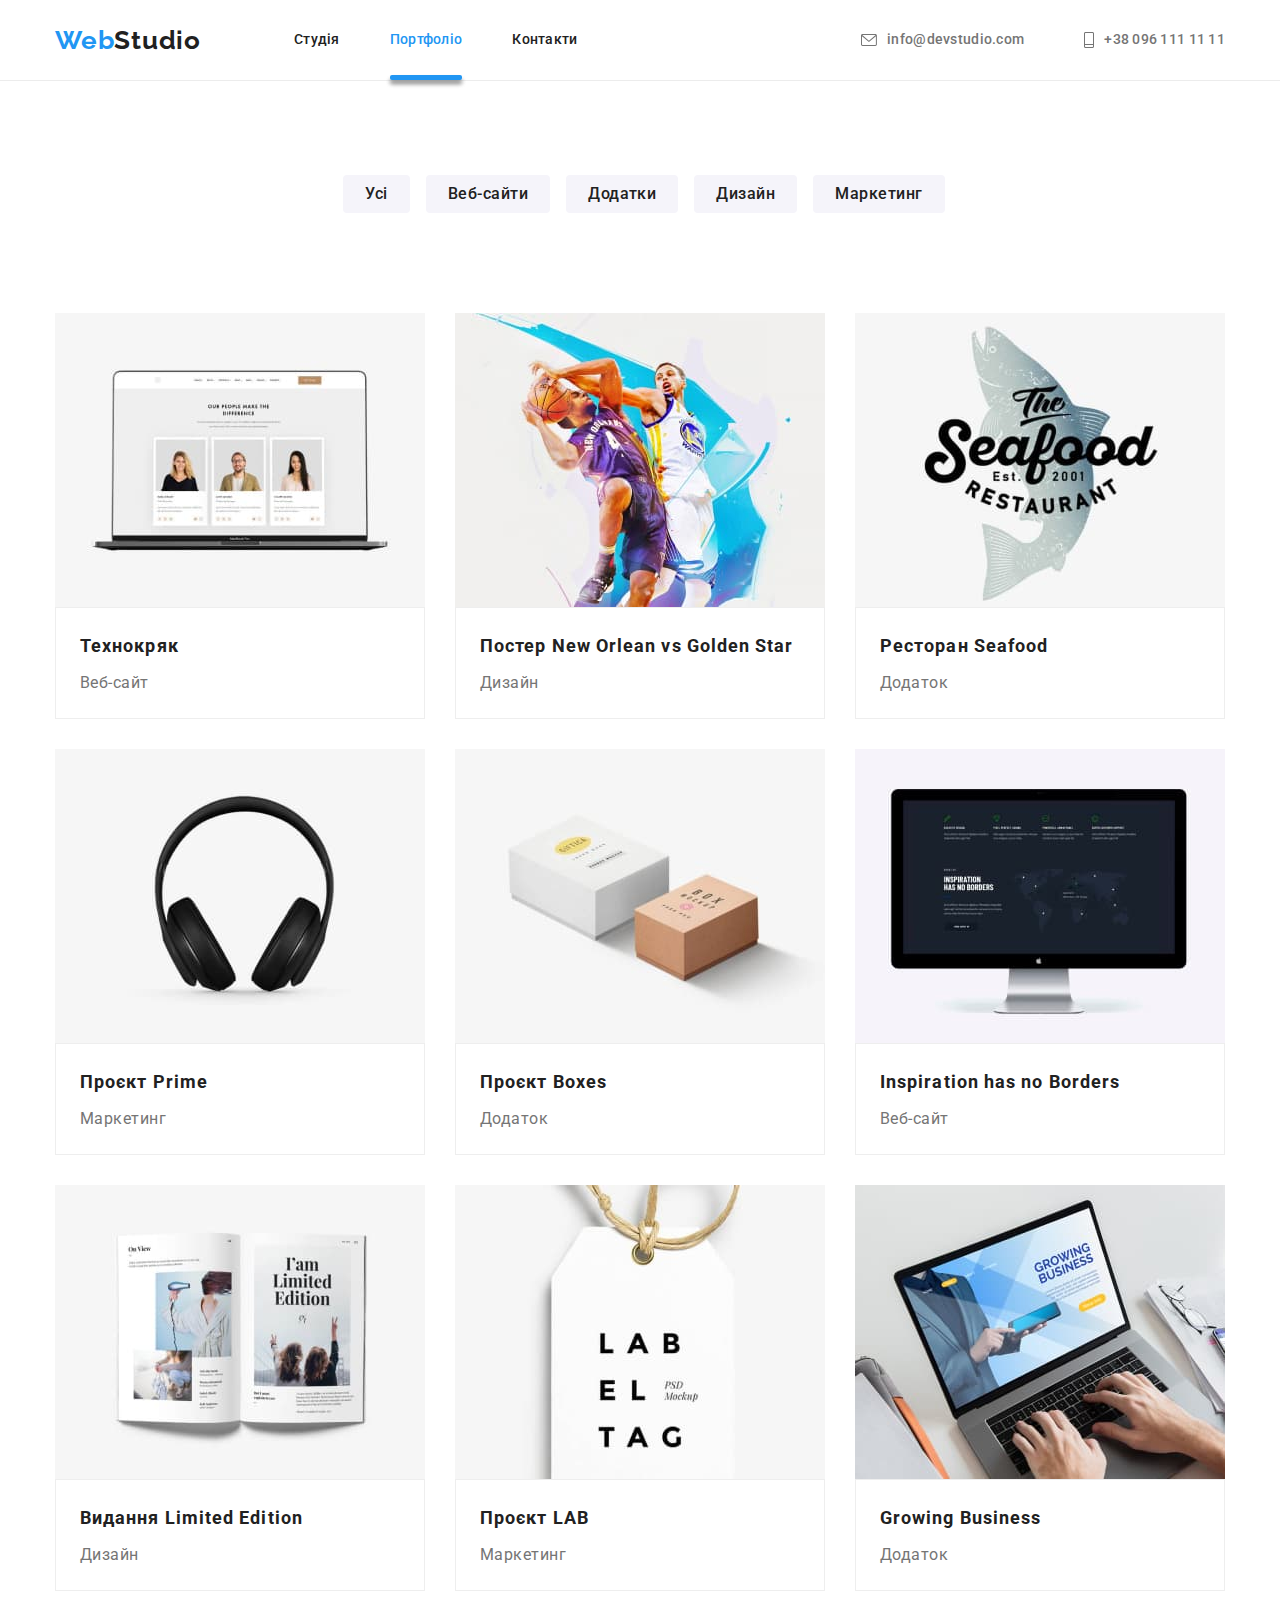
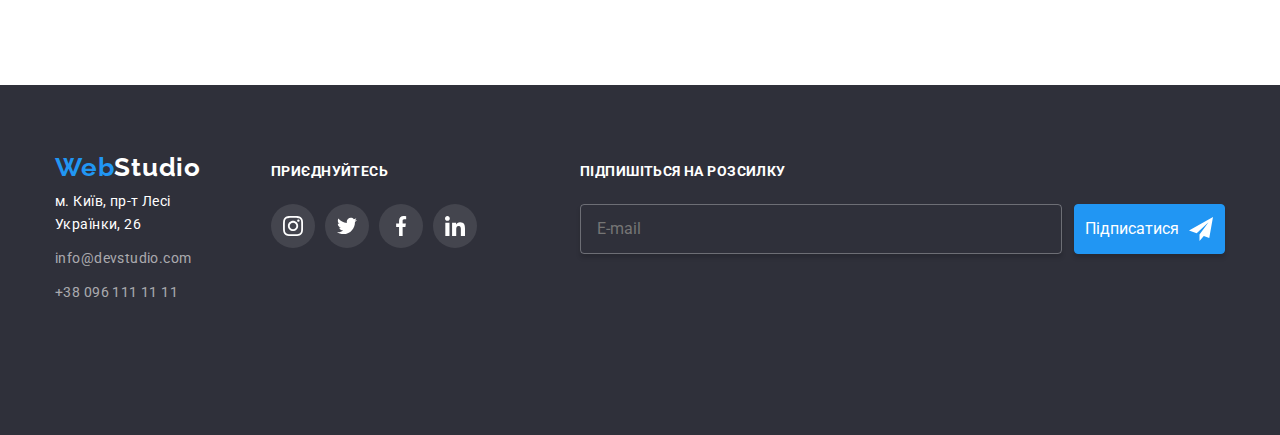
<file: portfolio.html>
<!DOCTYPE html>
<html lang="uk">
  <head>
    <meta charset="UTF-8" />
    <meta http-equiv="X-UA-Compatible" content="IE=edge" />
    <meta name="viewport" content="width=device-width, initial-scale=1.0" />
    <title>WebStudio</title>
    <link
      href="https://fonts.googleapis.com/css2?family=Raleway:wght@700&family=Roboto:wght@400;500;700;900&display=swap"
      rel="stylesheet"
    />
    <link
      rel="stylesheet"
      href="https://cdnjs.cloudflare.com/ajax/libs/modern-normalize/1.1.0/modern-normalize.min.css"
    />
    <link rel="stylesheet" href="./css/main.min.css" />
    <!-- <link rel="stylesheet" href="./css/styles.css" /> -->
  </head>
  <body>
    <!-- Шапка Веб-студії -->

    <header class="header">
      <div class="container header__list">
        <nav class="header__nav">
          <a href="/" class="header__logo link"> <span>Web</span>Studio</a>
          <ul class="site-nav__list list">
            <li class="list__item site-nav__menu">
              <a href="./index.html" class="link">Студія</a>
            </li>
            <li class="list__item site-nav__menu">
              <a href="#" class="link"
                ><span class="site-nav__link">Портфоліо</span></a
              >
            </li>
            <li class="list__item site-nav__menu">
              <a href="#" class="link">Контакти</a>
            </li>
          </ul>
        </nav>
        <ul class="auth-nav list">
          <li class="list__item auth-nav__menu">
            <a href="maito:info@devstudio.com" class="link auth-nav__link"
              ><svg class="auth-nav__icon" width="16" height="12">
                <use href="./images/symbol-defs.svg#icon-envelope"></use>
                </svg>info@devstudio.com</a>
          </li>
          <li class="list__item auth-nav__menu">
            <a href="tel:+380961111111" class="link auth-nav__link">
              <svg class="auth-nav__icon" width="10" height="16">
                <use href="./images/symbol-defs.svg#icon-phone"></use></svg>+38 096 111 11 11</a>
          </li>
        </ul>
      </div>
    </header>

    <!-- hero -->
    <main>
      <section class="section">
        <h1 hidden>Портфоліо</h1>
        <div class="container">
          <ul class="list menu">
            <li>
              <button type="button" class="button__menu menu__item">Усі</button>
            </li>
            <li>
              <button type="button" class="button__menu menu__item">
                Веб-сайти
              </button>
            </li>
            <li>
              <button type="button" class="button__menu menu__item">
                Додатки
              </button>
            </li>
            <li>
              <button type="button" class="button__menu menu__item">
                Дизайн
              </button>
            </li>
            <li>
              <button type="button" class="button__menu menu__item">
                Маркетинг
              </button>
            </li>
          </ul>
        </div>
        <div class="container portfolio">
          <ul class="list projects">
            <li class="projects__list">
              <a href="#" class="link">
                <div class="projects__item">
                  <img
                    src="./images/imgportfolio.jpg"
                    alt="Веб-сайти"
                    width="370"
                    height="295"
                  />
                  <div class="projects__text">
                    <p>
                      Ресурс пропонує комплексні пропозиції з різним рівнем
                      функціоналу та сервісів. Все це дозволить відвідувачу
                      отримати вичерпні відомості про компанію чи приватну
                      особу.
                    </p>
                  </div>
                </div>
                <div class="menu__list">
                  <h2 class="menu__title">Технокряк</h2>
                  <p class="menu__text">Веб-сайт</p>
                </div>
              </a>
            </li>
            <li class="projects__list">
              <a href="#" class="link">
                <div class="projects__item">
                  <img
                    src="./images/imgportfolio2.jpg"
                    alt="Баскетболісти"
                    width="370"
                    height="295"
                  />
                  <div class="projects__text">
                    <p>
                      Ресурс пропонує комплексні пропозиції з різним рівнем
                      функціоналу та сервісів. Все це дозволить відвідувачу
                      отримати вичерпні відомості про компанію чи приватну
                      особу.
                    </p>
                  </div>
                </div>
                <div class="menu__list">
                  <h2 class="menu__title">Постер New Orlean vs Golden Star</h2>
                  <p class="menu__text">Дизайн</p>
                </div>
              </a>
            </li>
            <li class="projects__list">
              <a href="#" class="link">
                <div class="projects__item">
                  <img
                    src="./images/imgportfolio3.jpg"
                    alt=" логотип Ресторан Seafood"
                    width="370"
                    height="295"
                  />
                  <div class="projects__text">
                    <p>
                      Ресурс пропонує комплексні пропозиції з різним рівнем
                      функціоналу та сервісів. Все це дозволить відвідувачу
                      отримати вичерпні відомості про компанію чи приватну
                      особу.
                    </p>
                  </div>
                </div>
                <div class="menu__list">
                  <h2 class="menu__title">Ресторан Seafood</h2>
                  <p class="menu__text">Додаток</p>
                </div>
              </a>
            </li>
            <li class="projects__list item-project">
              <a href="#" class="link">
                <div class="projects__item">
                  <img
                    src="./images/imgportfolio4.jpg"
                    alt="Навушники"
                    width="370"
                    height="295"
                  />
                  <div class="projects__text">
                    <p>
                      Ресурс пропонує комплексні пропозиції з різним рівнем
                      функціоналу та сервісів. Все це дозволить відвідувачу
                      отримати вичерпні відомості про компанію чи приватну
                      особу.
                    </p>
                  </div>
                </div>
                <div class="menu__list">
                  <h2 class="menu__title">Проєкт Prime</h2>
                  <p class="menu__text">Маркетинг</p>
                </div>
              </a>
            </li>
            <li class="projects__list item-project">
              <a href="#" class="link">
                <div class="projects__item">
                  <img
                    src="./images/imgportfolio5.jpg"
                    alt="Коробки"
                    width="370"
                    height="295"
                  />
                  <div class="projects__text">
                    <p>
                      Ресурс пропонує комплексні пропозиції з різним рівнем
                      функціоналу та сервісів. Все це дозволить відвідувачу
                      отримати вичерпні відомості про компанію чи приватну
                      особу.
                    </p>
                  </div>
                </div>
                <div class="menu__list">
                  <h2 class="menu__title">Проєкт Boxes</h2>
                  <p class="menu__text">Додаток</p>
                </div>
              </a>
            </li>
            <li class="projects__list item-project">
              <a href="#" class="link">
                <div class="projects__item">
                  <img
                    src="./images/imgportfolio6.jpg"
                    alt="Монітор"
                    width="370"
                    height="295"
                  />
                  <div class="projects__text">
                    <p>
                      Ресурс пропонує комплексні пропозиції з різним рівнем
                      функціоналу та сервісів. Все це дозволить відвідувачу
                      отримати вичерпні відомості про компанію чи приватну
                      особу.
                    </p>
                  </div>
                </div>
                <div class="menu__list">
                  <h2 class="menu__title">Inspiration has no Borders</h2>
                  <p class="menu__text">Веб-сайт</p>
                </div>
              </a>
            </li>
            <li class="projects__list item-project">
              <a href="#" class="link">
                <div class="projects__item">
                  <img
                    src="./images/imgportfolio7.jpg"
                    alt="Книга"
                    width="370"
                    height="295"
                  />
                  <div class="projects__text">
                    <p>
                      Ресурс пропонує комплексні пропозиції з різним рівнем
                      функціоналу та сервісів. Все це дозволить відвідувачу
                      отримати вичерпні відомості про компанію чи приватну
                      особу.
                    </p>
                  </div>
                </div>
                <div class="menu__list">
                  <h2 class="menu__title">Видання Limited Edition</h2>
                  <p class="menu__text">Дизайн</p>
                </div>
              </a>
            </li>
            <li class="projects__list item-project">
              <a href="#" class="link">
                <div class="projects__item">
                  <img
                    src="./images/imgportfolio8.jpg"
                    alt="Брелок"
                    width="370"
                    height="295"
                  />
                  <div class="projects__text">
                    <p>
                      Ресурс пропонує комплексні пропозиції з різним рівнем
                      функціоналу та сервісів. Все це дозволить відвідувачу
                      отримати вичерпні відомості про компанію чи приватну
                      особу.
                    </p>
                  </div>
                </div>
                <div class="menu__list">
                  <h2 class="menu__title">Проєкт LAB</h2>
                  <p class="menu__text">Маркетинг</p>
                </div>
              </a>
            </li>
            <li class="projects__list item-project">
              <a href="#" class="link">
                <div class="projects__item">
                  <img
                    src="./images/imgportfolio9.jpg"
                    alt="Ноутбук"
                    width="370"
                    height="295"
                  />
                  <div class="projects__text">
                    <p>
                      Ресурс пропонує комплексні пропозиції з різним рівнем
                      функціоналу та сервісів. Все це дозволить відвідувачу
                      отримати вичерпні відомості про компанію чи приватну
                      особу.
                    </p>
                  </div>
                </div>
                <div class="menu__list">
                  <h2 class="menu__title">Growing Business</h2>
                  <p class="menu__text">Додаток</p>
                </div>
              </a>
            </li>
          </ul>
        </div>
      </section>
    </main>

    <!-- Підвал -->

    <footer class="footer">
      <div class="container footer__block">
        <div class="footer__tablet">
        <div>
          <a href="/" class="footer__logo link"> <span>Web</span>Studio</a>
          <address class="address">
            <ul class="list">
              <li class="address__item">
                <a
                  href="https://goo.gl/maps/KQDLWSbAvnc4xqwA7"
                  target="_blank"
                  rel="noreferrer noopener"
                  class="address__nav link"
                  >м. Київ, пр-т Лесі Українки, 26</a
                >
              </li>
              <li class="address__item">
                <a
                  href="maito:info@devstudio.com"
                  class="address__contacts link"
                  >info@devstudio.com</a
                >
              </li>
              <li class="address__item">
                <a href="tel:+380961111111" class="address__contacts link"
                  >+38 096 111 11 11</a>
              </li>
            </ul>
          </address>
        </div>
          <div class="footer__social">
            <p class="footer__join">приєднуйтесь</p>
            <ul class="footer__list list">
              <li class="footer__links">
                <a href="" class="footer__link">
                  <svg class="footer__icon">
                    <use
                      href="./images/symbol-defs.svg#icon-instagram"
                      width="20"
                      height="20"
                    ></use>
                  </svg>
                </a>
              </li>
              <li class="footer__links">
                <a href="" class="footer__link">
                  <svg class="footer__icon">
                    <use
                      href="./images/symbol-defs.svg#icon-twitter"
                      width="20"
                      height="20"
                    ></use>
                  </svg>
                </a>
              </li>
              <li class="footer__links">
                <a href="" class="footer__link">
                  <svg class="footer__icon">
                    <use
                      href="./images/symbol-defs.svg#icon-facebook"
                      width="20"
                      height="20"
                    ></use>
                  </svg>
                </a>
              </li>
              <li class="footer__links">
                <a href="" class="footer__link">
                  <svg class="footer__icon">
                    <use
                      href="./images/symbol-defs.svg#icon-linkedin"
                      width="20"
                      height="20"
                    ></use>
                  </svg>
                </a>
              </li>
            </ul>
          </div>
        </div>
        <div class="subscription">
          <p class="footer__subscription">підпишіться на розсилку</p>
          <form class="footer__form">
            <input
              type="email"
              name="email"
              placeholder="E-mail"
              class="footer__email"
              required
            />
            <button type="submit" class="button__submit">
              Підписатися
              <svg width="24" height="24" class="footer__telegram">
                <use href="./images/symbol-defs.svg#icon-telegram"></use>
              </svg>
            </button>
          </form>
        </div>
      </div>
    </footer>
  </body>
</html>
</file>
<file: css/main.min.css>
body{background-color:#fff;color:#757575;font-family:Roboto,sans-serif,sans-serif}.list{list-style:none;padding:0;margin:0}.link{text-decoration:none}h1,h2,h3,h4,h5,h6,p,ul{margin:0px;padding:0px}.container{margin:0 auto;padding:0 15px}@media screen and (max-width: 479px){.container{width:100vw;margin:0;margin-left:auto;margin-right:auto}}@media screen and (min-width: 480px){.container{width:480px}}@media screen and (min-width: 768px){.container{width:768px}}@media screen and (min-width: 1200px){.container{width:1200px}}img{display:block;width:100%;height:auto}@media screen and (min-width: 1200px){.section{padding-top:94px;padding-bottom:94px}}@media screen and (max-width: 1199px){.section{padding-top:60px;padding-bottom:60px}}.section__list{margin:0px;padding-bottom:10px;color:#212121;font-size:14px;line-height:1.14;letter-spacing:.03em;text-transform:uppercase}@media screen and (min-width: 320px){.section__title{color:#212121;font-size:28px;line-height:1.16;text-align:center;margin-bottom:30px}}@media screen and (min-width: 1200px){.section__title{font-size:36px;letter-spacing:.03em;margin-bottom:50px;margin-top:0px}}.section__text{margin:0px;color:#757575;font-size:14px;line-height:1.71}.hide{display:none}.header{margin:0px;border-bottom:1px solid #ececec}.header__list{display:-webkit-box;display:-ms-flexbox;display:flex;-webkit-box-align:center;-ms-flex-align:center;align-items:center}.header__nav{display:-webkit-box;display:-ms-flexbox;display:flex;-webkit-box-align:center;-ms-flex-align:center;align-items:center}@media screen and (max-width: 767px){.header__nav{-webkit-box-pack:justify;-ms-flex-pack:justify;justify-content:space-between;width:100%}}.header__logo{color:#212121;font-family:Raleway,sans-serif;font-style:normal;font-weight:700;font-size:26px;line-height:1.71;letter-spacing:.03em}@media screen and (min-width: 768px){.header__logo{margin-right:88px}}@media screen and (min-width: 1200px){.header__logo{margin-right:93px}}.header__logo.link span{color:#2196f3}.site-nav__list{display:-webkit-box;display:-ms-flexbox;display:flex;-webkit-box-align:center;-ms-flex-align:center;align-items:center}@media screen and (max-width: 767px){.site-nav__list{display:none}}.site-nav__menu,.site-nav .auth-nav__menu{position:relative}.site-nav__list .list__item:not(:last-child){margin-right:50px}.site-nav__link{color:#2196f3}.site-nav__link::after{content:"";position:absolute;left:0;bottom:0;background:#2196f3;width:100%;height:5px;-webkit-box-shadow:0px 4px 4px rgba(0,0,0,.25),0px 4px 4px rgba(0,0,0,.25);box-shadow:0px 4px 4px rgba(0,0,0,.25),0px 4px 4px rgba(0,0,0,.25);border-radius:2px;-webkit-transition:opacity 250ms cubic-bezier(0.4, 0, 0.2, 1);transition:opacity 250ms cubic-bezier(0.4, 0, 0.2, 1)}.site-nav__list .link{display:block;padding-top:32px;padding-bottom:32px;color:#212121;font-weight:500;font-size:14px;line-height:1.14;letter-spacing:.02em;-webkit-transition:color 250ms cubic-bezier(0.4, 0, 0.2, 1);transition:color 250ms cubic-bezier(0.4, 0, 0.2, 1)}.site-nav__list .link:hover,.site-nav__list .link:focus{color:#2196f3}.auth-nav__link{display:-webkit-box;display:-ms-flexbox;display:flex;-webkit-box-align:center;-ms-flex-align:center;align-items:center;color:#757575;font-weight:500;font-size:14px;line-height:1.14;letter-spacing:.02em;-webkit-transition:color 250ms cubic-bezier(0.4, 0, 0.2, 1);transition:color 250ms cubic-bezier(0.4, 0, 0.2, 1)}.auth-nav__link:hover,.auth-nav__link:focus{color:#2196f3}.auth-nav__icon{margin-right:10px;fill:currentColor}@media screen and (max-width: 767px){.auth-nav{display:none}}@media screen and (min-width: 768px){.auth-nav{display:-webkit-box;display:-ms-flexbox;display:flex;-webkit-box-orient:vertical;-webkit-box-direction:normal;-ms-flex-direction:column;flex-direction:column;margin-left:auto;gap:10px}}@media screen and (min-width: 1200px){.auth-nav{display:-webkit-box;display:-ms-flexbox;display:flex;-webkit-box-orient:horizontal;-webkit-box-direction:normal;-ms-flex-direction:row;flex-direction:row}.auth-nav.list{margin-left:auto}.auth-nav__menu:not(:last-child){margin-right:50px}}@media screen and (max-width: 767px){.js-menu-container{display:-webkit-box;display:-ms-flexbox;display:flex;-webkit-box-orient:vertical;-webkit-box-direction:normal;-ms-flex-direction:column;flex-direction:column;-webkit-box-pack:justify;-ms-flex-pack:justify;justify-content:space-between;position:fixed;top:0;left:0;width:100vw;height:100vh;background-color:#fff;padding:48px 40px;-webkit-transform:translateY(-100%);transform:translateY(-100%);-webkit-transition:-webkit-transform 250ms cubic-bezier(0.4, 0, 0.2, 1);transition:-webkit-transform 250ms cubic-bezier(0.4, 0, 0.2, 1);transition:transform 250ms cubic-bezier(0.4, 0, 0.2, 1);transition:transform 250ms cubic-bezier(0.4, 0, 0.2, 1), -webkit-transform 250ms cubic-bezier(0.4, 0, 0.2, 1);z-index:999;margin-bottom:auto}}@media screen and (min-width: 768px){.js-menu-container{display:none}}.js-menu-container.is-open{-webkit-transform:translateY(0);transform:translateY(0)}.mobile-nav__list{display:-webkit-box;display:-ms-flexbox;display:flex;-webkit-box-orient:vertical;-webkit-box-direction:normal;-ms-flex-direction:column;flex-direction:column;gap:32px;margin-bottom:auto;font-weight:500;font-size:40px;line-height:1.17;letter-spacing:.02em}.mobile-nav__link{color:#212121}.mobile-nav__link--current{color:#2196f3}.mobile-auth__list{display:-webkit-box;display:-ms-flexbox;display:flex;-webkit-box-orient:vertical;-webkit-box-direction:normal;-ms-flex-direction:column;flex-direction:column;gap:32px;margin-bottom:auto}.mobile-auth__link{color:#2196f3;font-weight:500;font-size:34px;line-height:1.17}.mobile-auth__link--current{color:#757575;font-weight:500;font-size:24px;line-height:1.17}.mobile-social__list{display:-webkit-box;display:-ms-flexbox;display:flex;-ms-flex-wrap:wrap;flex-wrap:wrap;gap:20px}.mobile-social__item:not(:last-child) .mobile-social__link::after{background-color:rgba(33,33,33,.2)}.mobile-social__link{position:relative;color:#2196f3;size:18px;line-height:1.22;margin-top:64px}.mobile-social__link::after{content:"";position:absolute;width:1px;height:22px;margin-left:10px}.hero{background-color:#2f303a;color:#fff;text-align:center}@media screen and (max-width: 1199px){.hero{padding:118px 0px}}@media screen and (min-width: 1200px){.hero{padding:200px 0px}}.hero__title{max-width:696px;margin:0 auto 30px;font-weight:900;font-size:44px;line-height:1.36;letter-spacing:.06em;text-transform:uppercase}@media screen and (max-width: 1199px){.hero__title{max-width:360px;font-weight:900;font-size:26px;line-height:1.36;letter-spacing:.06em;text-transform:uppercase}}.overlay{margin:0 auto;background-repeat:no-repeat;background-size:cover;background-position:center}@media screen and (max-width: 767px){.overlay{max-width:480px;background-image:-webkit-gradient(linear, left top, left bottom, from(rgba(47, 48, 58, 0.4)), to(rgba(47, 48, 58, 0.4))),url(../images/hero-mobile.jpg);background-image:linear-gradient(rgba(47, 48, 58, 0.4), rgba(47, 48, 58, 0.4)),url(../images/hero-mobile.jpg)}}@media screen and (max-width: 767px)and (min-device-pixel-ratio: 2),screen and (max-width: 767px)and (-webkit-min-device-pixel-ratio: 2),screen and (max-width: 767px)and (min-resolution: 192dpi),screen and (max-width: 767px)and (min-resolution: 2dppx){.overlay{background-image:-webkit-gradient(linear, left top, left bottom, from(rgba(47, 48, 58, 0.4)), to(rgba(47, 48, 58, 0.4))),url(../images/hero-mobile@2x.jpg);background-image:linear-gradient(rgba(47, 48, 58, 0.4), rgba(47, 48, 58, 0.4)),url(../images/hero-mobile@2x.jpg)}}@media screen and (min-width: 768px){.overlay{max-width:768px;background-image:-webkit-gradient(linear, left top, left bottom, from(rgba(47, 48, 58, 0.4)), to(rgba(47, 48, 58, 0.4))),url(../images/hero-tablet.jpg);background-image:linear-gradient(rgba(47, 48, 58, 0.4), rgba(47, 48, 58, 0.4)),url(../images/hero-tablet.jpg)}}@media screen and (min-width: 768px)and (min-device-pixel-ratio: 2),screen and (min-width: 768px)and (-webkit-min-device-pixel-ratio: 2),screen and (min-width: 768px)and (min-resolution: 192dpi),screen and (min-width: 768px)and (min-resolution: 2dppx){.overlay{background-image:-webkit-gradient(linear, left top, left bottom, from(rgba(47, 48, 58, 0.4)), to(rgba(47, 48, 58, 0.4))),url(../images/hero-tablet@2x.jpg);background-image:linear-gradient(rgba(47, 48, 58, 0.4), rgba(47, 48, 58, 0.4)),url(../images/hero-tablet@2x.jpg)}}@media screen and (min-width: 1200px){.overlay{max-width:1600px;background-image:-webkit-gradient(linear, left top, left bottom, from(rgba(47, 48, 58, 0.4)), to(rgba(47, 48, 58, 0.4))),url(../images/hero-desktop.jpg);background-image:linear-gradient(rgba(47, 48, 58, 0.4), rgba(47, 48, 58, 0.4)),url(../images/hero-desktop.jpg)}}@media screen and (min-width: 1200px)and (min-device-pixel-ratio: 2),screen and (min-width: 1200px)and (-webkit-min-device-pixel-ratio: 2),screen and (min-width: 1200px)and (min-resolution: 192dpi),screen and (min-width: 1200px)and (min-resolution: 2dppx){.overlay{background-image:-webkit-gradient(linear, left top, left bottom, from(rgba(47, 48, 58, 0.4)), to(rgba(47, 48, 58, 0.4))),url(../images/hero-desktop@2x.jpg);background-image:linear-gradient(rgba(47, 48, 58, 0.4), rgba(47, 48, 58, 0.4)),url(../images/hero-desktop@2x.jpg)}}.examples{padding-bottom:94px}@media screen and (max-width: 1199px){.examples{display:none}}.works{display:-webkit-box;display:-ms-flexbox;display:flex;padding-left:0px}.works__text{position:absolute;width:370px;height:70px;bottom:0;left:0;font-size:14px;color:#fff;background-color:rgba(47,48,58,.8);display:-webkit-box;display:-ms-flexbox;display:flex;-webkit-box-align:center;-ms-flex-align:center;align-items:center;-webkit-box-pack:center;-ms-flex-pack:center;justify-content:center;opacity:1;-webkit-transition:color 250ms cubic-bezier(0.4, 0, 0.2, 1);transition:color 250ms cubic-bezier(0.4, 0, 0.2, 1);text-transform:uppercase}.works__item:not(:last-child){margin-right:30px}.works__item{position:relative}.works__image{display:block}@media screen and (min-width: 320px){.menu{display:-webkit-box;display:-ms-flexbox;display:flex;-ms-flex-wrap:wrap;flex-wrap:wrap;gap:8px}}@media screen and (min-width: 768px){.menu{display:-webkit-box;display:-ms-flexbox;display:flex;-webkit-box-pack:center;-ms-flex-pack:center;justify-content:center}}.menu__item{border-radius:4px;padding:6px 22px;margin-left:8px}.menu__list{border:1px solid #eee;padding:20px 24px}.menu__title{color:#212121;font-size:18px;line-height:2;letter-spacing:.06em;margin-bottom:4px}.menu__text{color:#757575;font-size:16px;line-height:1.88;letter-spacing:.03em}@media screen and (min-width: 320px){.list.menu{padding-bottom:40px}}@media screen and (min-width: 768px){.list.menu{padding-bottom:30px}}@media screen and (min-width: 1200px){.list.menu{padding-bottom:50px}}@media screen and (min-width: 1200px){.projects{display:-webkit-box;display:-ms-flexbox;display:flex;margin-top:50px;-webkit-box-pack:center;-ms-flex-pack:center;justify-content:center;gap:30px}}@media screen and (max-width: 767px){.projects{margin-bottom:30px}}@media screen and (min-width: 768px){.projects{display:-webkit-box;display:-ms-flexbox;display:flex;-ms-flex-wrap:wrap;flex-wrap:wrap;gap:30px}}.projects__list{display:-webkit-box;display:-ms-flexbox;display:flex;-ms-flex-wrap:wrap;flex-wrap:wrap;-webkit-box-orient:vertical;-webkit-box-direction:normal;-ms-flex-direction:column;flex-direction:column;gap:30px}@media screen and (min-width: 768px){.projects__list{-ms-flex-preferred-size:calc((100% - 30px)/2);flex-basis:calc((100% - 30px)/2)}}@media screen and (min-width: 1200px){.projects__list{-ms-flex-preferred-size:calc((100% - 60px)/3);flex-basis:calc((100% - 60px)/3)}}@media screen and (min-width: 1200px){.projects__list:hover .projects__text{-webkit-transform:translateY(0);transform:translateY(0);opacity:1}}@media screen and (min-width: 768px){.projects .projects__list:first-child .menu__list{padding-bottom:56px}}@media screen and (min-width: 1200px){.projects .projects__list:first-child .menu__list{padding-bottom:20px}}.projects__list:hover,.projects__list:focus{-webkit-box-shadow:0px 4px 4px rgba(0,0,0,.25);box-shadow:0px 4px 4px rgba(0,0,0,.25);-webkit-transition:250ms cubic-bezier(0.4, 0, 0.2, 1);transition:250ms cubic-bezier(0.4, 0, 0.2, 1)}.projects__item{position:relative;overflow:hidden}.projects__text{position:absolute;width:100%;height:100%;top:0;left:0;color:#fff;opacity:0;display:-webkit-box;display:-ms-flexbox;display:flex;padding:63px 24px;-webkit-box-align:center;-ms-flex-align:center;align-items:center;-webkit-box-pack:center;-ms-flex-pack:center;justify-content:center;border:1px solid #eee;-webkit-box-shadow:0px 1px 1px rgba(0,0,0,.12),0px 4px 4px rgba(0,0,0,.06),1px 4px 6px rgba(0,0,0,.16);box-shadow:0px 1px 1px rgba(0,0,0,.12),0px 4px 4px rgba(0,0,0,.06),1px 4px 6px rgba(0,0,0,.16);background:rgba(33,150,243,.9);font-size:18px;line-height:1.56;-webkit-transform:translateY(100%);transform:translateY(100%);-webkit-transition:opacity 250ms cubic-bezier(0.4, 0, 0.2, 1),-webkit-transform 250ms cubic-bezier(0.4, 0, 0.2, 1);transition:opacity 250ms cubic-bezier(0.4, 0, 0.2, 1),-webkit-transform 250ms cubic-bezier(0.4, 0, 0.2, 1);transition:transform 250ms cubic-bezier(0.4, 0, 0.2, 1),opacity 250ms cubic-bezier(0.4, 0, 0.2, 1);transition:transform 250ms cubic-bezier(0.4, 0, 0.2, 1),opacity 250ms cubic-bezier(0.4, 0, 0.2, 1),-webkit-transform 250ms cubic-bezier(0.4, 0, 0.2, 1)}.backdrop{position:fixed;top:0;left:0;width:100%;height:100%;background-color:rgba(0,0,0,.2);-webkit-transition:opacity 250ms cubic-bezier(0.4, 0, 0.2, 1),visibility 250ms cubic-bezier(0.4, 0, 0.2, 1);transition:opacity 250ms cubic-bezier(0.4, 0, 0.2, 1),visibility 250ms cubic-bezier(0.4, 0, 0.2, 1)}.backdrop.is-hidden{opacity:0;pointer-events:none;visibility:hidden}.backdrop.is-hidden .modal{-webkit-transform:translate(-50%, -50%) scale(1.4);transform:translate(-50%, -50%) scale(1.4)}.modal{position:absolute;top:50%;left:50%;padding:40px;-webkit-transform:translate(-50%, -50%);transform:translate(-50%, -50%);background-color:#fff;border-radius:4px;-webkit-box-shadow:0px 1px 3px rgba(0,0,0,.12),0px 1px 1px rgba(0,0,0,.14),0px 2px 1px rgba(0,0,0,.2);box-shadow:0px 1px 3px rgba(0,0,0,.12),0px 1px 1px rgba(0,0,0,.14),0px 2px 1px rgba(0,0,0,.2);-webkit-transition:-webkit-transform 250ms cubic-bezier(0.4, 0, 0.2, 1);transition:-webkit-transform 250ms cubic-bezier(0.4, 0, 0.2, 1);transition:transform 250ms cubic-bezier(0.4, 0, 0.2, 1);transition:transform 250ms cubic-bezier(0.4, 0, 0.2, 1), -webkit-transform 250ms cubic-bezier(0.4, 0, 0.2, 1)}@media screen and (max-width: 767px){.modal{width:100%}}@media screen and (min-width: 768px){.modal{width:450px;height:609px}}@media screen and (min-width: 1200px){.modal{min-width:528px;min-height:581px}}.modal__title{font-weight:700;line-height:1.15;text-align:center;letter-spacing:.03em;margin-bottom:12px;color:#212121}@media screen and (max-width: 1199px){.modal__title{font-size:20px;line-height:1.5}}.modal__close{position:absolute;width:30px;height:30px;top:8px;right:8px;border-radius:50%;border:1px solid rgba(0,0,0,.1);-webkit-box-shadow:0px 4px 4px rgba(0,0,0,.25);box-shadow:0px 4px 4px rgba(0,0,0,.25);display:-webkit-box;display:-ms-flexbox;display:flex;-webkit-box-pack:center;-ms-flex-pack:center;justify-content:center;-webkit-box-align:center;-ms-flex-align:center;align-items:center;cursor:pointer;color:#000}.modal__close:hover{fill:#2196f3;-webkit-transition:color 250ms 250ms;transition:color 250ms 250ms}.modal__form{width:448px}@media screen and (max-width: 1199px){.modal__form{width:100%}}.modal__form-label{display:block;margin-bottom:10px;font-weight:400;font-size:12px;color:#757575;line-height:1.1666666667;letter-spacing:.01em}.modal__input-box{position:relative}.modal__input-name{display:block;margin-bottom:4px}.modal__input{width:100%;min-height:40px;border:1px solid rgba(33,33,33,.2);border-radius:4px;padding-left:40px;margin-bottom:10px}.modal__input:hover,.modal__input:focus{outline:1px solid #2196f3;-webkit-transition:fill 250ms 250ms;transition:fill 250ms 250ms}.modal__input:hover+.modal__input-icon,.modal__input:focus+.modal__input-icon{fill:#2196f3;-webkit-transition:fill 250ms 250ms;transition:fill 250ms 250ms}@media screen and (max-width: 480px){.modal__input:hover+.modal__input-icon,.modal__input:focus+.modal__input-icon{width:100%}}.modal__input-icon{position:absolute;top:29px;left:12px;pointer-events:none}.modal__link{color:#2196f3;font-size:14px;margin-left:5px}.textarea{width:100%;height:120px;padding:12px 16px;resize:none;border:1px solid rgba(33,33,33,.2);border-radius:4px;font-size:12px;line-height:1.1666666667;letter-spacing:.01em;margin-bottom:20px}.checkbox{margin-bottom:30px}.checkbox__label{display:-webkit-box;display:-ms-flexbox;display:flex;-webkit-box-align:center;-ms-flex-align:center;align-items:center;-webkit-box-pack:center;-ms-flex-pack:center;justify-content:center;color:#757575;font-weight:400;font-size:14px;line-height:1.7142857143;letter-spacing:.03em}@media screen and (max-width: 1199px){.checkbox__label{font-size:12px;line-height:1.1}}@media screen and (min-width: 1200px){.checkbox__label{line-height:1.7}}.checkbox__input{position:absolute;width:1px;height:1px;margin:-1px;border:0;padding:0;white-space:nowrap;-webkit-clip-path:inset(100%);clip-path:inset(100%);clip:rect(0 0 0 0);overflow:hidden;margin-left:10px}.checkbox__input:checked+.checkbox__icon{background-color:#2196f3;background-image:url(../images/check.svg);background-size:contain;background-origin:border-box;border-color:#2196f3;-webkit-transition:background-color 250ms 250ms;transition:background-color 250ms 250ms}.checkbox__icon{width:16px;height:15px;border:2px solid #212121;border-radius:4px;margin-right:10px}@media screen and (min-width: 768px){.benefits{display:-webkit-box;display:-ms-flexbox;display:flex;-ms-flex-wrap:wrap;flex-wrap:wrap;gap:30px}}.benefits__icon{border-radius:4px;background-color:#f5f4fa;text-align:center;margin-bottom:30px;padding:25px 20px}@media screen and (min-width: 768px){.benefits__item{-ms-flex-preferred-size:calc((100% - 30px)/2);flex-basis:calc((100% - 30px)/2)}}@media screen and (min-width: 1200px){.benefits__item{-ms-flex-preferred-size:calc((100% - 90px)/4);flex-basis:calc((100% - 90px)/4)}}@media screen and (max-width: 767px){.benefits__item:not(:last-child){margin-bottom:30px}}.team{background-color:#f5f4fa}@media screen and (max-width: 1199px){.worker{display:-webkit-box;display:-ms-flexbox;display:flex;-ms-flex-wrap:wrap;flex-wrap:wrap;gap:30px}}@media screen and (min-width: 1200px){.worker{display:-webkit-box;display:-ms-flexbox;display:flex;padding-left:0px}}.worker__list{background-color:#fff;-webkit-box-shadow:0px 1px 3px rgba(0,0,0,.12),0px 1px 1px rgba(0,0,0,.14),0px 2px 1px rgba(0,0,0,.2);box-shadow:0px 1px 3px rgba(0,0,0,.12),0px 1px 1px rgba(0,0,0,.14),0px 2px 1px rgba(0,0,0,.2);border-radius:0 0 4px 4px}@media screen and (min-width: 1200px){.worker__item{-ms-flex-preferred-size:calc((100% - 90px)/4);flex-basis:calc((100% - 90px)/4)}.worker__item:not(:last-child){margin-right:30px}}@media screen and (min-width: 768px){.worker__item{-ms-flex-preferred-size:calc((100% - 30px)/2);flex-basis:calc((100% - 30px)/2)}}@media screen and (max-width: 767px){.worker__item:not(:last-child){margin-bottom:30px}}.worker__image{display:block}.worker__info{padding:30px 10px}.worker__name{color:#212121;font-weight:500;font-size:16px;line-height:1.18;text-align:center;letter-spacing:.03em;margin-bottom:10px}.worker__position{color:#757575;font-size:16px;line-height:1.18;text-align:center;letter-spacing:.03em}.worker__social{display:-webkit-box;display:-ms-flexbox;display:flex;margin-top:16px;-webkit-box-pack:center;-ms-flex-pack:center;justify-content:center}.worker__social-links{width:44px;height:44px;margin-right:10px;cursor:pointer}.worker__social-link{width:100%;height:100%;background-color:#fff;color:#afb1b8;border-radius:50%;display:-webkit-box;display:-ms-flexbox;display:flex;-webkit-box-align:center;-ms-flex-align:center;align-items:center;-webkit-box-pack:center;-ms-flex-pack:center;justify-content:center;-webkit-transition:color 250ms cubic-bezier(0.4, 0, 0.2, 1),background-color 250ms cubic-bezier(0.4, 0, 0.2, 1);transition:color 250ms cubic-bezier(0.4, 0, 0.2, 1),background-color 250ms cubic-bezier(0.4, 0, 0.2, 1)}.worker__social-link:hover,.worker__social-link:focus{color:#fff;background-color:#2196f3}.worker__social-icon{width:20px;height:20px;fill:currentColor}@media screen and (min-width: 1200px){.clients{display:-webkit-box;display:-ms-flexbox;display:flex;margin-top:50px;-webkit-box-pack:center;-ms-flex-pack:center;justify-content:center;gap:30px}}@media screen and (max-width: 767px){.clients{display:-webkit-box;display:-ms-flexbox;display:flex;-ms-flex-wrap:wrap;flex-wrap:wrap;-webkit-box-pack:center;-ms-flex-pack:center;justify-content:center;gap:30px}}@media screen and (min-width: 768px){.clients{display:-webkit-box;display:-ms-flexbox;display:flex;-ms-flex-wrap:wrap;flex-wrap:wrap;-webkit-box-pack:center;-ms-flex-pack:center;justify-content:center;gap:30px}}.clients__links{height:92px}@media screen and (max-width: 767px){.clients__links{-ms-flex-preferred-size:calc((100% - 30px)/2);flex-basis:calc((100% - 30px)/2);width:210px}}@media screen and (min-width: 768px){.clients__links{-ms-flex-preferred-size:calc((100% - 60px)/3);flex-basis:calc((100% - 60px)/3);width:226px}}@media screen and (min-width: 1200px){.clients__links{-ms-flex-preferred-size:calc((100% - 150px)/6);flex-basis:calc((100% - 150px)/6);width:170px}}@media screen and (min-width: 320px){.clients__link{width:100%;height:100%;background-color:#fff;color:#afb1b8;border:1px solid #afb1b8;border-radius:4px;display:-webkit-box;display:-ms-flexbox;display:flex;-webkit-box-align:center;-ms-flex-align:center;align-items:center;-webkit-box-pack:center;-ms-flex-pack:center;justify-content:center;cursor:pointer;-webkit-transition:color 250ms cubic-bezier(0.4, 0, 0.2, 1),background-color 250ms cubic-bezier(0.4, 0, 0.2, 1),border 250ms cubic-bezier(0.4, 0, 0.2, 1);transition:color 250ms cubic-bezier(0.4, 0, 0.2, 1),background-color 250ms cubic-bezier(0.4, 0, 0.2, 1),border 250ms cubic-bezier(0.4, 0, 0.2, 1)}.clients__link:hover,.clients__link:focus{color:#2196f3;background-color:#fff;border:1px solid #2196f3}}.clients__icon{width:106px;height:60px;fill:currentColor}.footer{background-color:#2f303a;min-height:252px;padding-bottom:60px;padding-top:60px}@media screen and (max-width: 767px){.footer__social{margin-top:60px}}@media screen and (min-width: 768px){.footer__social{margin-left:165px}}@media screen and (min-width: 1200px){.footer__social{margin-left:70px}}.footer__join{color:#fff;font-style:normal;font-weight:700;font-size:14px;line-height:1.71;letter-spacing:.03em;margin-bottom:20px;text-transform:uppercase}@media screen and (max-width: 767px){.footer__list{display:-webkit-box;display:-ms-flexbox;display:flex;-webkit-box-align:center;-ms-flex-align:center;align-items:center}}@media screen and (min-width: 768px){.footer__list{display:-webkit-box;display:-ms-flexbox;display:flex}}@media screen and (min-width: 1200px){.footer__list{display:-webkit-box;display:-ms-flexbox;display:flex}}.footer__links{width:44px;height:44px;margin-right:10px;cursor:pointer}.footer__link{width:100%;height:100%;background-color:rgba(255,255,255,.1);color:#fff;border-radius:50%;display:-webkit-box;display:-ms-flexbox;display:flex;-webkit-box-align:center;-ms-flex-align:center;align-items:center;-webkit-box-pack:center;-ms-flex-pack:center;justify-content:center;-webkit-transition:color 250ms 250ms,background-color 250ms 250ms;transition:color 250ms 250ms,background-color 250ms 250ms}.footer__link:hover,.footer__link:focus{background-color:#2196f3}.footer__icon{width:20px;height:20px;fill:currentColor}.footer__email{width:100%;height:50px;padding-left:16px;padding-top:15px;padding-bottom:15px;border:1px solid rgba(255,255,255,.3);border-radius:4px;-webkit-box-shadow:0px 4px 4px rgba(0,0,0,.15);box-shadow:0px 4px 4px rgba(0,0,0,.15);background-color:inherit;cursor:pointer}@media screen and (max-width: 1199px){.footer__email{margin-bottom:20px;width:100%}}.footer__email:focus{outline:1px solid #2196f3;color:#fff;-webkit-transition:color 250ms 250ms;transition:color 250ms 250ms}@media screen and (min-width: 1200px){.footer__block{display:-webkit-box;display:-ms-flexbox;display:flex;-webkit-box-align:baseline;-ms-flex-align:baseline;align-items:baseline}}@media screen and (max-width: 767px){.footer__block{display:-webkit-box;display:-ms-flexbox;display:flex;-webkit-box-orient:vertical;-webkit-box-direction:normal;-ms-flex-direction:column;flex-direction:column;-webkit-box-align:center;-ms-flex-align:center;align-items:center;text-align:center}}@media screen and (min-width: 768px){.footer__tablet{display:-webkit-box;display:-ms-flexbox;display:flex;-webkit-box-align:baseline;-ms-flex-align:baseline;align-items:baseline;margin-bottom:60px;-webkit-box-pack:center;-ms-flex-pack:center;justify-content:center;text-align:center}}@media screen and (min-width: 768px)and (min-width: 1200px){.footer__tablet{text-align:left}}.footer__logo{color:#fff;font-family:Raleway,sans-serif;font-style:normal;font-weight:700;font-size:26px;line-height:1.71;letter-spacing:.03em}.footer__logo.link span{margin-bottom:20px;color:#2196f3}.footer__subscription{color:#fff;font-style:normal;font-weight:700;font-size:14px;line-height:1.71;letter-spacing:.03em;margin-bottom:20px;text-transform:uppercase}@media screen and (max-width: 767px){.footer__subscription{margin-top:60px}}@media screen and (min-width: 1200px){.footer__subscription__form{display:-webkit-box;display:-ms-flexbox;display:flex;-webkit-box-align:baseline;-ms-flex-align:baseline;align-items:baseline}}@media screen and (max-width: 767px){.footer__subscription__form{display:-webkit-box;display:-ms-flexbox;display:flex;-webkit-box-orient:vertical;-webkit-box-direction:normal;-ms-flex-direction:column;flex-direction:column;-webkit-box-pack:center;-ms-flex-pack:center;justify-content:center}}.footer__telegram{margin-left:10px}@media screen and (min-width: 1200px){.footer__form{display:-webkit-box;display:-ms-flexbox;display:flex}}@media screen and (max-width: 767px){.footer__form{width:100%}}@media screen and (min-width: 768px){.footer__form{width:450px}}@media screen and (min-width: 1200px){.footer__form{width:100%}}.address__item{margin-bottom:10px}.address__nav,.address__contacts{color:#fff;font-style:normal;font-size:14px;line-height:1.71;letter-spacing:.03em;-webkit-transition:color 250ms 250ms;transition:color 250ms 250ms}.address__nav:hover,.address__nav:focus,.address__contacts:hover,.address__contacts:focus{color:#2196f3}.address__contacts.link{color:rgba(255,255,255,.6)}.address__contacts.link:hover,.address__contacts.link:focus{color:#2196f3}.subscription{width:100%}@media screen and (max-width: 1199px){.subscription{display:-webkit-box;display:-ms-flexbox;display:flex;-webkit-box-orient:vertical;-webkit-box-direction:normal;-ms-flex-direction:column;flex-direction:column;-webkit-box-align:center;-ms-flex-align:center;align-items:center}}@media screen and (min-width: 1200px){.subscription{margin-left:93px}}.button__primary{color:#fff;background-color:#2196f3;cursor:pointer;font-weight:700;font-size:16px;line-height:1.87;letter-spacing:.06em;border:none;border-radius:4px;padding:10px 32px;cursor:pointer;-webkit-transition:color 250ms cubic-bezier(0.4, 0, 0.2, 1);transition:color 250ms cubic-bezier(0.4, 0, 0.2, 1)}.button__submit{display:-webkit-box;display:-ms-flexbox;display:flex;width:200px;height:50px;font-size:16px;font-family:inherit;color:#fff;background-color:#2196f3;margin-left:12px;-webkit-box-shadow:0px 4px 4px rgba(0,0,0,.15);box-shadow:0px 4px 4px rgba(0,0,0,.15);border-radius:4px;border:1px solid #2196f3;-webkit-box-align:center;-ms-flex-align:center;align-items:center;-webkit-box-pack:center;-ms-flex-pack:center;justify-content:center}@media screen and (max-width: 1199px){.button__submit{margin:0 auto}}.button__modal{margin:auto}.submit{font-size:16px;line-height:30px;text-align:center;letter-spacing:.06em;padding-right:10px;-webkit-box-align:center;-ms-flex-align:center;align-items:center}@media screen and (min-width: 320px){.button__menu{background-color:#f5f4fa;color:#212121;cursor:pointer;border:none;border-radius:4px;font-weight:500;font-size:16px;line-height:1.62;text-align:center;letter-spacing:.03em}.button__menu:hover,.button__menu:focus{background-color:#2196f3;color:#fff;-webkit-transition:color 250ms cubic-bezier(0.4, 0, 0.2, 1);transition:color 250ms cubic-bezier(0.4, 0, 0.2, 1)}}@media screen and (max-width: 767px){.js-open-menu,.js-close-menu{display:-webkit-box;display:-ms-flexbox;display:flex;-webkit-box-align:center;-ms-flex-align:center;align-items:center;-webkit-box-pack:center;-ms-flex-pack:center;justify-content:center;border:none;background-color:rgba(0,0,0,0)}.js-open-menu:hover,.js-open-menu:focus,.js-close-menu:hover,.js-close-menu:focus{fill:#2196f3}}@media screen and (min-width: 768px){.js-open-menu,.js-close-menu{display:none}}.js-close-menu{position:absolute;top:10px;right:15px}.js-close-menu:hover,.js-close-menu:focus{fill:#2196f3}/*# sourceMappingURL=main.min.css.map */
</file>
